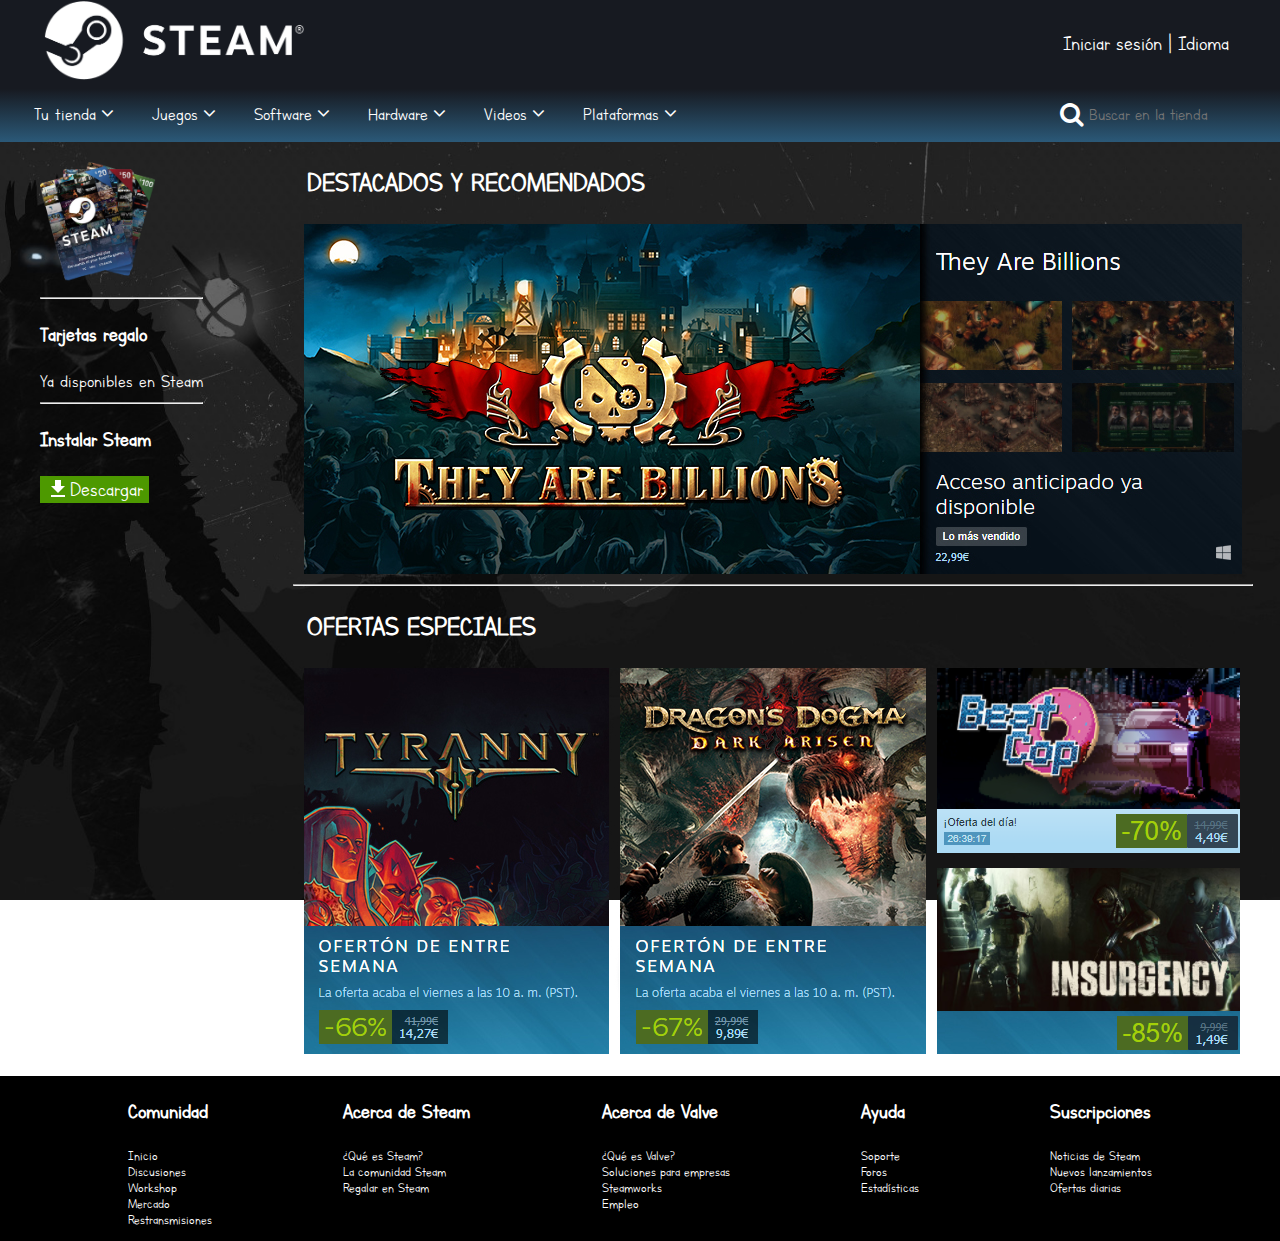
<file: index.html>
<!DOCTYPE html>
<html>

<head>
    <title>Steam</title>
    <meta charset="utf8">
    <link rel="icon" type="image/png" href="imagenes/favicon.png" />
    <link rel="stylesheet" href="navbar_techandall.css">
    <!-- Navigation CSS -->
    <link href="font-awesome/css/font-awesome.min.css" rel="stylesheet" type="text/css">
    <script src="jquery-3.2.1.min.js" type="text/javascript"></script>
	<script src="login.js" type="text/javascript"></script>
    <script type="text/javascript">//<![CDATA[
        $(function () {
            $('#slider div:gt(0)').hide();
            setInterval(function () {
                $('#slider div:first-child').fadeOut(0)
                    .next('div').fadeIn(1000)
                    .end().appendTo('#slider');
            }, 4000);
        });
        //]]></script>
    <script type="text/javascript">//<![CDATA[
        $(function () {
            $('#slider2 div:gt(0)').hide();
            setInterval(function () {
                $('#slider2 div:first-child').fadeOut(0)
                    .next('div').fadeIn(1000)
                    .end().appendTo('#slider2');
            }, 4000);
        });
        //]]></script>
</head>

<body>
    <div id="barraSup">
        <a  href="./index.html" ><img src="imagenes/header_logo.png" height="80"></a>
        <div id="botonesArriba">
            <p>
                <a id="inicio-sesion" href="#">Iniciar sesión</a>
                <a>|</a>
                <a href="#">Idioma</a>
            </p>
        </div>
    </div>

    <div>
        <label class="mobile_menu" for="mobile_menu">
            <span>Menu</span>
        </label>
        <input id="mobile_menu" type="checkbox">
        <ul class="nav">
            <!----- Full Drop Down Name ---->
            <li class="dropdown">
                <a href="#">Tu tienda</a>
                <!----- Full Drop Down Name Ends Here ---->

                <!----- Full Drop Down Contents  Starts Here---->

                <div class="fulldrop">
                    <div class="column">
                        <h2>Inicio</h2>
                        <ul>
                            <li>
                                <a href="#">Ir a la tienda</a>
                            </li>

                        </ul>
                    </div>

                    <div class="fulldrop">
                        <div class="column">
                            <h2>General</h2>
                            <ul>
                                <li>
                                    <a href="#">Ver etiquetas populares</a>
                                </li>
                                <li>
                                    <a href="#">Vistos recientemente</a>
                                </li>
                                <li>
                                    <a href="#">Mentores de Steam</a>
                                </li>
                                <li>
                                    <a href="#">Noticias</a>
                                </li>

                            </ul>
                        </div>

                        <div class="column">
                            <h2></h2>
                            <ul>
                                <li>
                                    <a href="#">Gaming</a>
                                </li>
                                <li>
                                    <a href="#">Acceso anticipado</a>
                                </li>
                                <li>
                                    <a href="#">Utilidades</a>
                                </li>
                            </ul>
                        </div>

                    </div>
            </li>
            <!----- Full Drop Down Contents  Ends  Here---->


            <!----- Full Drop Down Name ---->
            <li class="dropdown">
                <a href="#">Juegos</a>
                <!----- Full Drop Down Name Ends Here ---->

                <!----- Full Drop Down Contents  Starts Here---->

                <div class="fulldrop">
                    <div class="column">
                        <h2>General</h2>
                        <ul>
                            <li>
                                <a href="./freetoplay.html">Free to play</a>
                            </li>
                            <li>
                                <a href="#">Educación</a>
                            </li>
                            <li>
                                <a href="#">Demos</a>
                            </li>
                            <li>
                                <a href="#">Realidad virtual</a>
                            </li>
                        </ul>
                    </div>

                    <div class="column">
                        <h2>Géneros de juegos</h2>
                        <ul>
                            <li>
                                <a href="#">Acción</a>
                            </li>
                            <li>
                                <a href="#">Aventura</a>
                            </li>
                            <li>
                                <a href="#">Carreras</a>
                            </li>
                            <li>
                                <a href="#">Casual</a>
                            </li>
                        </ul>
                    </div>


                    <div class="column">
                        <h2></h2>
                        <ul>
                            <li>
                                <a href="#">Deportes</a>
                            </li>
                            <li>
                                <a href="#">Estrategia</a>
                            </li>
                            <li>
                                <a href="#">Indie</a>
                            </li>
                            <li>
                                <a href="#">Rol</a>
                            </li>
                        </ul>
                    </div>


                    <div class="column">
                        <h2></h2>
                        <ul>
                            <li>
                                <a href="#">Multijugador masivo</a>
                            </li>
                            <li>
                                <a href="#">Simuladores</a>
                            </li>

                        </ul>
                    </div>
                </div>
            </li>
            <!----- Full Drop Down Contents  Ends  Here---->


            <!----- Full Drop Down Name ---->
            <li class="dropdown">
                <a href="#">Software</a>
                <!----- Full Drop Down Name Ends Here ---->

                <!----- Full Drop Down Contents  Starts Here---->

                <div class="fulldrop">
                    <div class="column">
                        <h2>General</h2>
                        <ul>
                            <li>
                                <a href="#">Publicación web</a>
                            </li>
                            <li>
                                <a href="#">Animación y modelado</a>
                            </li>
                            <li>
                                <a href="#">Diseño e ilustración</a>
                            </li>
                            <li>
                                <a href="#">Video producción</a>
                            </li>
                        </ul>
                    </div>

                    <div class="column">
                        <h2></h2>
                        <ul>
                            <li>
                                <a href="#">Desarrollo de videojuegos</a>
                            </li>
                            <li>
                                <a href="#">Edición fotográfica</a>
                            </li>
                            <li>
                                <a href="#">Producción de audio</a>
                            </li>
                            <li>
                                <a href="#">Compatibilidad con Steam Controller</a>
                            </li>
                        </ul>
                    </div>
                </div>
            </li>
            <!----- Full Drop Down Contents  Ends  Here---->


            <!----- Full Drop Down Name ---->
            <li class="dropdown">
                <a href="#">Hardware</a>
                <!----- Full Drop Down Name Ends Here ---->

                <!----- Full Drop Down Contents  Starts Here---->

                <div class="fulldrop">
                    <div class="column">
                        <h2>General</h2>
                        <ul>
                            <li>
                                <a href="#">Steam Controller</a>
                            </li>
                            <li>
                                <a href="#">Steam Link</a>
                            </li>
                            <li>
                                <a href="#">Steam Machines</a>
                            </li>
                            <li>
                                <a href="#">HTC Vive</a>
                            </li>
                        </ul>
                    </div>
                </div>
            </li>
            <!----- Full Drop Down Contents  Ends  Here---->

            <!----- Full Drop Down Name ---->
            <li class="dropdown">
                <a href="#">Videos</a>
                <!----- Full Drop Down Name Ends Here ---->

                <!----- Full Drop Down Contents  Starts Here---->

                <div class="fulldrop">
                    <div class="column">
                        <h2>Explorar por género</h2>
                        <ul>
                            <li>
                                <a href="#">Acción</a>
                            </li>
                            <li>
                                <a href="#">Anime</a>
                            </li>
                            <li>
                                <a href="#">Humor</a>
                            </li>
                            <li>
                                <a href="#">Drama</a>
                            </li>
                            <li>
                                <a href="#">Terror</a>
                            </li>
                            <li>
                                <a href="#">Ciencia ficción</a>
                            </li>
                        </ul>
                    </div>

                    <div class="column">
                        <h2>Explorar por tipo</h2>
                        <ul>
                            <li>
                                <a href="#">Película</a>
                            </li>
                            <li>
                                <a href="#">Episodic</a>
                            </li>
                            <li>
                                <a href="#">Documental</a>
                            </li>
                            <li>
                                <a href="#">Gaming</a>
                            </li>
                            <li>
                                <a href="#">Tutorial</a>
                            </li>
                            <li>
                                <a href="#">Corto</a>
                            </li>
                        </ul>
                    </div>

                    <div class="column">
                        <h2>Realidad virtual</h2>
                        <ul>
                            <li>
                                <a href="#">Realidad virtual</a>
                            </li>

                        </ul>
                    </div>
                </div>
            </li>
            <!----- Full Drop Down Contents  Ends  Here---->

            <!----- Full Drop Down Name ---->
            <li class="dropdown">
                <a href="#">Plataformas</a>
                <!----- Full Drop Down Name Ends Here ---->

                <!----- Full Drop Down Contents  Starts Here---->

                <div class="fulldrop">
                    <div class="column">
                        <h2>General</h2>
                        <ul>
                            <li>
                                <a href="#">SteamOS + Linux</a>
                            </li>
                            <li>
                                <a href="#">MacOS</a>
                            </li>

                        </ul>
                    </div>
                </div>
            </li>
            <!----- Full Drop Down Contents  Ends  Here---->


            <!----- Search Form Starts---->
            <li class="search">
                <form action="Search.php">
                    <i class="icon-search icon-large"></i>
                    <input type="text" placeholder="Buscar en la tienda">
                </form>
            </li>
            <!----- Search Form Ends ---->

        </ul>

        </div>
        <!--CUERPO DE LA PAGINA -->
        <div id="cuerpo">

            <div id="panelIz">
                <ul id = "listaLateral">
                    <li>
                        <img src = "imagenes/tarjetas.png" height="120">
                        <hr>
                        <h3>Tarjetas regalo</h3>
                        <a href ="" id = "disponibles">Ya disponibles en Steam</a>
                    </li>
                    <li>
                        <hr>
                        <h3>Instalar Steam</h3>
                        <button type="button" class="boton-verde">
                            <div id = "divBtn">
                                <img src="imagenes/ic_get_app_white_24dp_1x.png">Descargar
                            </div>
                        </button>

                    </li>
                </ul>
            </div>

            <div id="panelDer">
                <div id="destacados" class="container">
                    <h2>DESTACADOS Y RECOMENDADOS</h2>
                    <div id="slider">
                        <div>
                            <img src="imagenes/billions.jpg" />
                        </div>
                        <div>
                            <img src="imagenes/counter.jpg" />
                        </div>
                        <div>
                            <img src="imagenes/darkwood.jpg" />
                        </div>
                        <div>
                            <img src="imagenes/gta.jpg" />
                        </div>
                    </div>
                </div>
                <hr>
                <div id="destacados" class="container">
                    <h2>OFERTAS ESPECIALES</h2>
                    <div id="slider2">
                        <div>
                            <img src="imagenes/oferta1.png" />
                        </div>
                        <div>
                            <img src="imagenes/oferta2.png" />
                        </div>
                    </div>
                </div>
            </div>

        </div>


        <!-- FOOTER -->
        <div id="footer">
            <div id="columna">
                <h3>Comunidad</h3>
                <a href="#">Inicio</a>
                <a href="#">Discusiones</a>
                <a href="#">Workshop</a>
                <a href="#">Mercado</a>
                <a href="#">Restransmisiones</a>
            </div>
            <div id="columna">
                <h3>Acerca de Steam</h3>
                <a href="#">¿Qué es Steam?</a>
                <a href="#">La comunidad Steam</a>
                <a href="#">Regalar en Steam</a>
            </div>
            <div id="columna">
                <h3>Acerca de Valve</h3>
                <a href="#">¿Qué es Valve?</a>
                <a href="#">Soluciones para empresas</a>
                <a href="#">Steamworks</a>
                <a href="#">Empleo</a>
            </div>
            <div id="columna">
                <h3>Ayuda</h3>
                <a href="#">Soporte</a>
                <a href="#">Foros</a>
                <a href="#">Estadísticas</a>
            </div>
            <div id="columna">
                <h3>Suscripciones</h3>
                <a href="#">Noticias de Steam</a>
                <a href="#">Nuevos lanzamientos</a>
                <a href="#">Ofertas diarias</a>
            </div>
        </div>
		<div id="panel-form" style="display: none;">
		</div>
    <div id="form-inicio-sesion" style="display:none;">
      <form action="#" method="POST">
        <ul>
          <li>
             <div class="izq">
               <span>Email:</span>
             </div>
             <div class="der">
               <input type="text" name="email">
             </div>
           </li>
           <li>
             <div class="izq">
               <span>Contraseña:</span>
             </div>
             <div class="der">
               <input type="password" name="password">
             </div>
           </li>
           <li class="iniciar">
              <button class="boton">Conectar</button>
           </li>
        </ul>
      </form>
    </div>
</body>

</html>

</html>
</file>
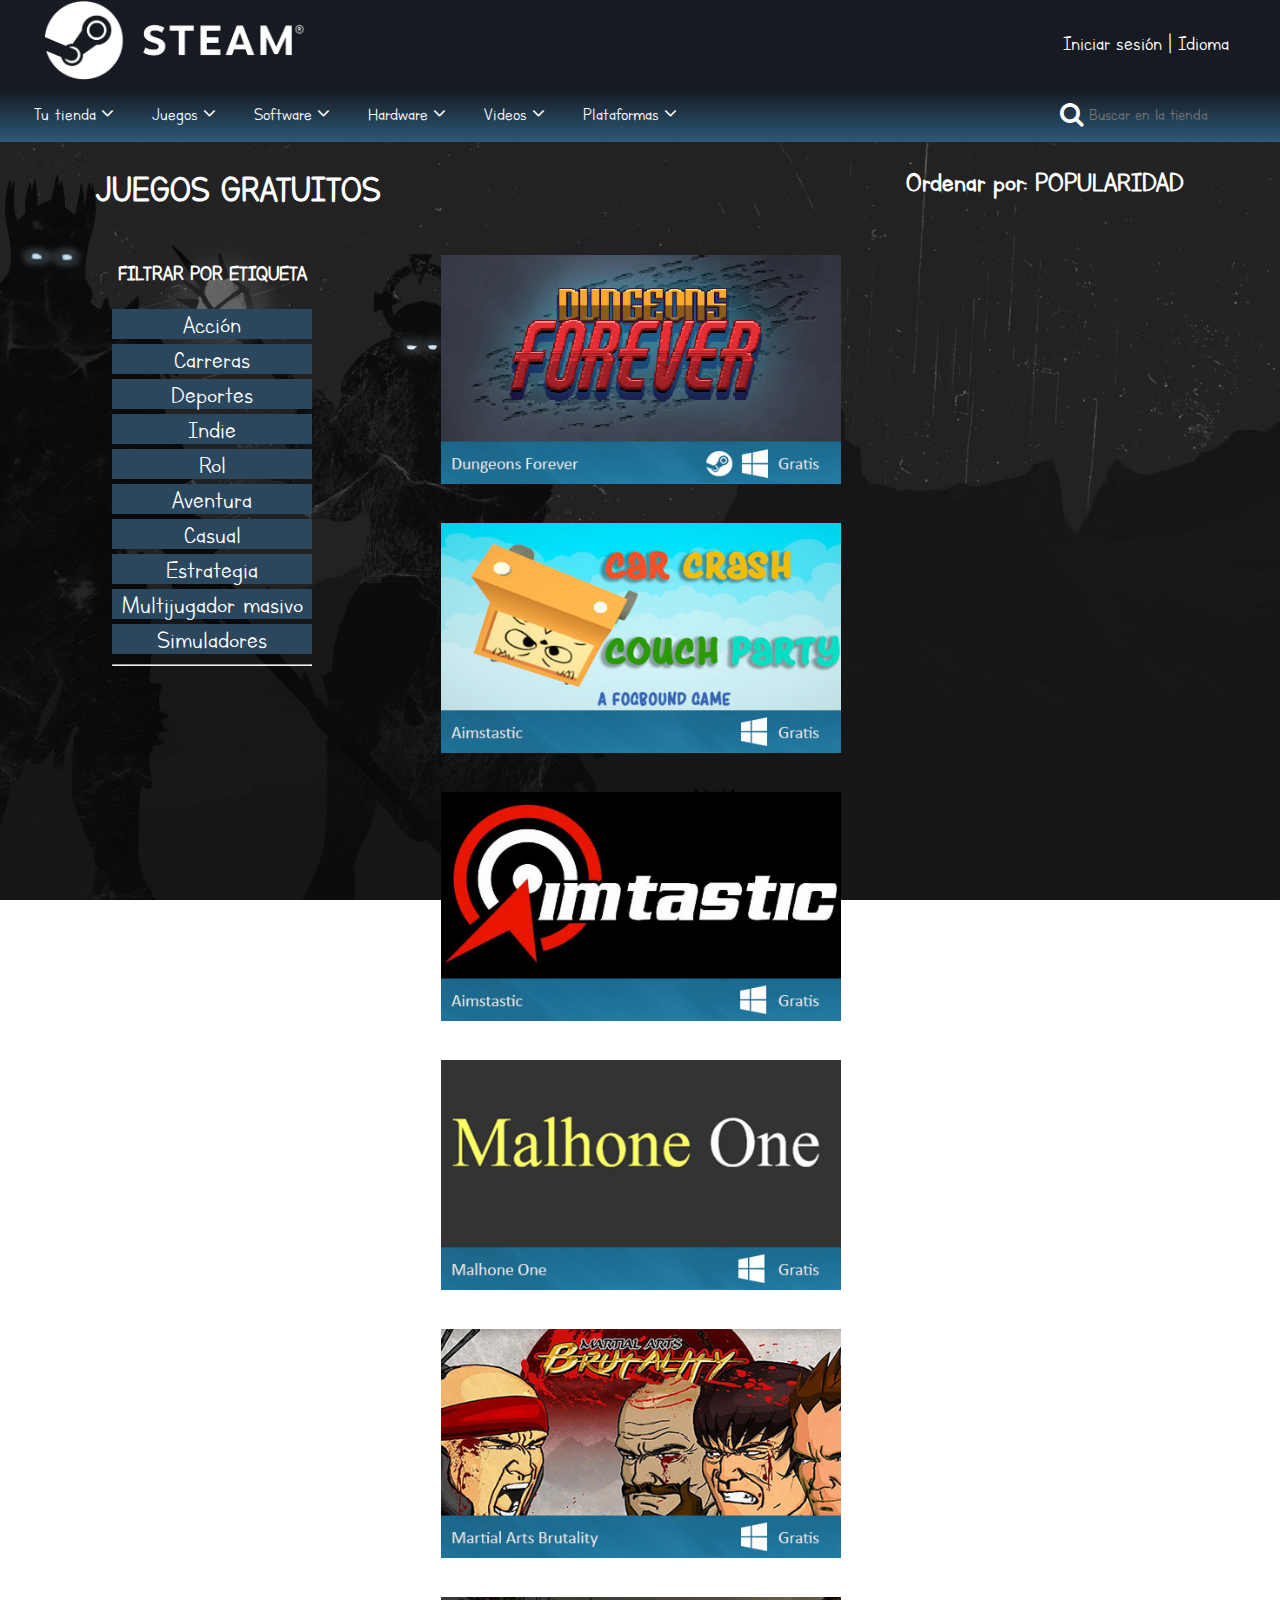
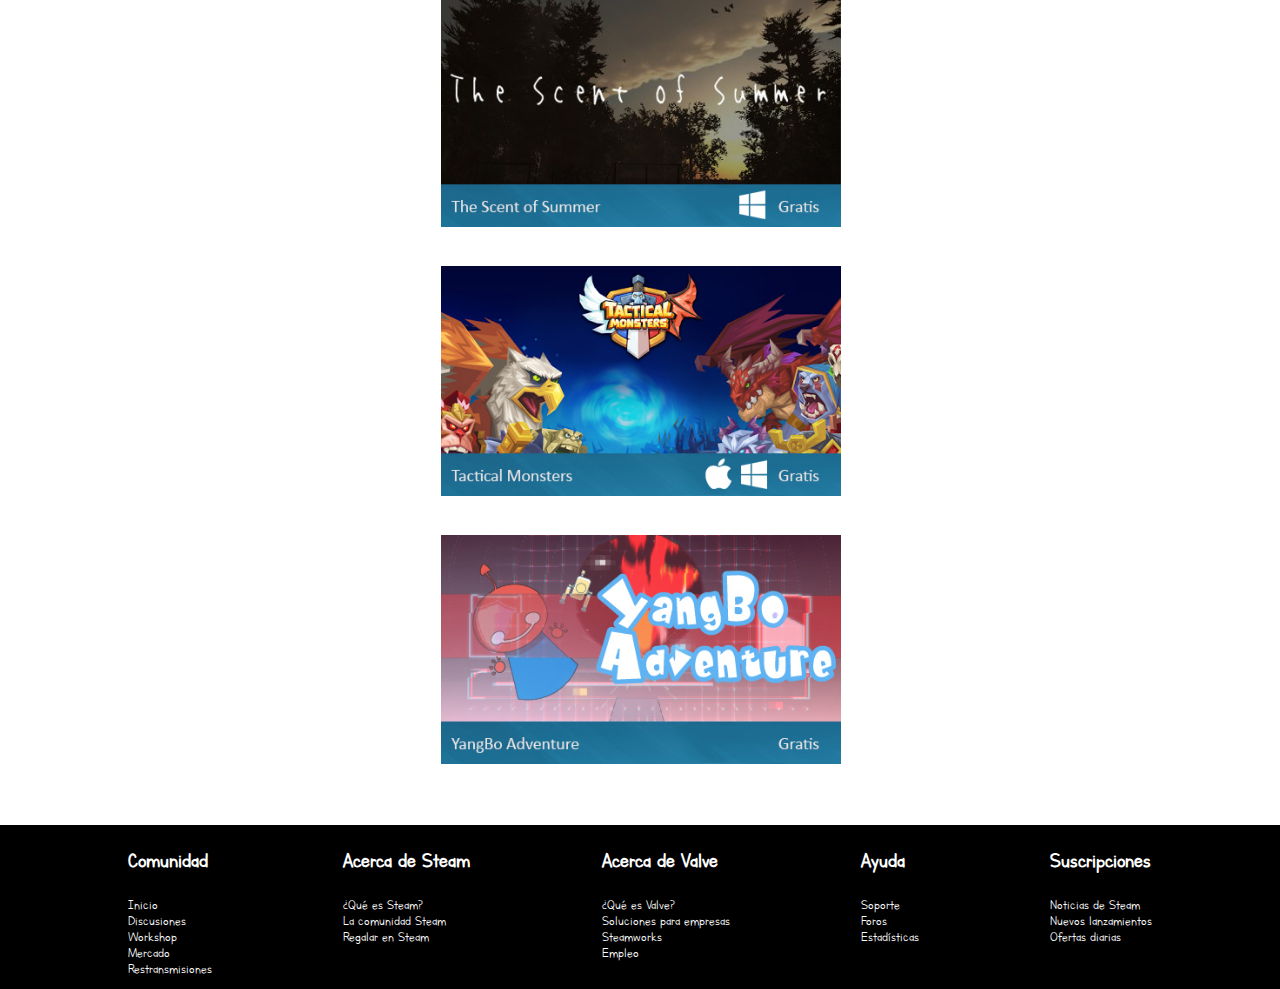
<file: freetoplay.html>
<!DOCTYPE html>
<html>

<head>
    <title>Steam - Free to play</title>
    <meta charset="utf8">
    <link rel="icon" type="image/png" href="imagenes/favicon.png" />
    <link rel="stylesheet" href="navbar_techandall.css">
    <!-- Navigation CSS -->
    <link href="font-awesome/css/font-awesome.min.css" rel="stylesheet" type="text/css">
    <script src="jquery-3.2.1.min.js" type="text/javascript"></script>
    <script type="text/javascript">//<![CDATA[
        $(function () {
            $('#slider div:gt(0)').hide();
            setInterval(function () {
                $('#slider div:first-child').fadeOut(0)
                    .next('div').fadeIn(1000)
                    .end().appendTo('#slider');
            }, 4000);
        });
        //]]></script>
    <script type="text/javascript">//<![CDATA[
        $(function () {
            $('#slider2 div:gt(0)').hide();
            setInterval(function () {
                $('#slider2 div:first-child').fadeOut(0)
                    .next('div').fadeIn(1000)
                    .end().appendTo('#slider2');
            }, 4000);
        });
        //]]></script>
</head>

<body>
    <div id="barraSup">
        <a  href="./index.html" ><img src="imagenes/header_logo.png" height="80"></a>
        <div id="botonesArriba">
            <p>
                <a id="inicio-sesion" href="#">Iniciar sesión</a>
                <a>|</a>
                <a href="#">Idioma</a>
            </p>
        </div>
    </div>

    <div>
        <label class="mobile_menu" for="mobile_menu">
            <span>Menu</span>
        </label>
        <input id="mobile_menu" type="checkbox">
        <ul class="nav">
            <!----- Full Drop Down Name ---->
            <li class="dropdown">
                <a href="#">Tu tienda</a>
                <!----- Full Drop Down Name Ends Here ---->

                <!----- Full Drop Down Contents  Starts Here---->

                <div class="fulldrop">
                    <div class="column">
                        <h2>Inicio</h2>
                        <ul>
                            <li>
                                <a href="#">Ir a la tienda</a>
                            </li>

                        </ul>
                    </div>

                    <div class="fulldrop">
                        <div class="column">
                            <h2>General</h2>
                            <ul>
                                <li>
                                    <a href="#">Ver etiquetas populares</a>
                                </li>
                                <li>
                                    <a href="#">Vistos recientemente</a>
                                </li>
                                <li>
                                    <a href="#">Mentores de Steam</a>
                                </li>
                                <li>
                                    <a href="#">Noticias</a>
                                </li>

                            </ul>
                        </div>

                        <div class="column">
                            <h2></h2>
                            <ul>
                                <li>
                                    <a href="#">Gaming</a>
                                </li>
                                <li>
                                    <a href="#">Acceso anticipado</a>
                                </li>
                                <li>
                                    <a href="#">Utilidades</a>
                                </li>
                            </ul>
                        </div>

                    </div>
            </li>
            <!----- Full Drop Down Contents  Ends  Here---->


            <!----- Full Drop Down Name ---->
            <li class="dropdown">
                <a href="#">Juegos</a>
                <!----- Full Drop Down Name Ends Here ---->

                <!----- Full Drop Down Contents  Starts Here---->

                <div class="fulldrop">
                    <div class="column">
                        <h2>General</h2>
                        <ul>
                            <li>
                                <a href="#">Free to play</a>
                            </li>
                            <li>
                                <a href="#">Educación</a>
                            </li>
                            <li>
                                <a href="#">Demos</a>
                            </li>
                            <li>
                                <a href="#">Realidad virtual</a>
                            </li>
                        </ul>
                    </div>

                    <div class="column">
                        <h2>Géneros de juegos</h2>
                        <ul>
                            <li>
                                <a href="#">Acción</a>
                            </li>
                            <li>
                                <a href="#">Aventura</a>
                            </li>
                            <li>
                                <a href="#">Carreras</a>
                            </li>
                            <li>
                                <a href="#">Casual</a>
                            </li>
                        </ul>
                    </div>


                    <div class="column">
                        <h2></h2>
                        <ul>
                            <li>
                                <a href="#">Deportes</a>
                            </li>
                            <li>
                                <a href="#">Estrategia</a>
                            </li>
                            <li>
                                <a href="#">Indie</a>
                            </li>
                            <li>
                                <a href="#">Rol</a>
                            </li>
                        </ul>
                    </div>


                    <div class="column">
                        <h2></h2>
                        <ul>
                            <li>
                                <a href="#">Multijugador masivo</a>
                            </li>
                            <li>
                                <a href="#">Simuladores</a>
                            </li>

                        </ul>
                    </div>
                </div>
            </li>
            <!----- Full Drop Down Contents  Ends  Here---->


            <!----- Full Drop Down Name ---->
            <li class="dropdown">
                <a href="#">Software</a>
                <!----- Full Drop Down Name Ends Here ---->

                <!----- Full Drop Down Contents  Starts Here---->

                <div class="fulldrop">
                    <div class="column">
                        <h2>General</h2>
                        <ul>
                            <li>
                                <a href="#">Publicación web</a>
                            </li>
                            <li>
                                <a href="#">Animación y modelado</a>
                            </li>
                            <li>
                                <a href="#">Diseño e ilustración</a>
                            </li>
                            <li>
                                <a href="#">Video producción</a>
                            </li>
                        </ul>
                    </div>

                    <div class="column">
                        <h2></h2>
                        <ul>
                            <li>
                                <a href="#">Desarrollo de videojuegos</a>
                            </li>
                            <li>
                                <a href="#">Edición fotográfica</a>
                            </li>
                            <li>
                                <a href="#">Producción de audio</a>
                            </li>
                            <li>
                                <a href="#">Compatibilidad con Steam Controller</a>
                            </li>
                        </ul>
                    </div>
                </div>
            </li>
            <!----- Full Drop Down Contents  Ends  Here---->


            <!----- Full Drop Down Name ---->
            <li class="dropdown">
                <a href="#">Hardware</a>
                <!----- Full Drop Down Name Ends Here ---->

                <!----- Full Drop Down Contents  Starts Here---->

                <div class="fulldrop">
                    <div class="column">
                        <h2>General</h2>
                        <ul>
                            <li>
                                <a href="#">Steam Controller</a>
                            </li>
                            <li>
                                <a href="#">Steam Link</a>
                            </li>
                            <li>
                                <a href="#">Steam Machines</a>
                            </li>
                            <li>
                                <a href="#">HTC Vive</a>
                            </li>
                        </ul>
                    </div>
                </div>
            </li>
            <!----- Full Drop Down Contents  Ends  Here---->

            <!----- Full Drop Down Name ---->
            <li class="dropdown">
                <a href="#">Videos</a>
                <!----- Full Drop Down Name Ends Here ---->

                <!----- Full Drop Down Contents  Starts Here---->

                <div class="fulldrop">
                    <div class="column">
                        <h2>Explorar por género</h2>
                        <ul>
                            <li>
                                <a href="#">Acción</a>
                            </li>
                            <li>
                                <a href="#">Anime</a>
                            </li>
                            <li>
                                <a href="#">Humor</a>
                            </li>
                            <li>
                                <a href="#">Drama</a>
                            </li>
                            <li>
                                <a href="#">Terror</a>
                            </li>
                            <li>
                                <a href="#">Ciencia ficción</a>
                            </li>
                        </ul>
                    </div>

                    <div class="column">
                        <h2>Explorar por tipo</h2>
                        <ul>
                            <li>
                                <a href="#">Película</a>
                            </li>
                            <li>
                                <a href="#">Episodic</a>
                            </li>
                            <li>
                                <a href="#">Documental</a>
                            </li>
                            <li>
                                <a href="#">Gaming</a>
                            </li>
                            <li>
                                <a href="#">Tutorial</a>
                            </li>
                            <li>
                                <a href="#">Corto</a>
                            </li>
                        </ul>
                    </div>

                    <div class="column">
                        <h2>Realidad virtual</h2>
                        <ul>
                            <li>
                                <a href="#">Realidad virtual</a>
                            </li>

                        </ul>
                    </div>
                </div>
            </li>
            <!----- Full Drop Down Contents  Ends  Here---->

            <!----- Full Drop Down Name ---->
            <li class="dropdown">
                <a href="#">Plataformas</a>
                <!----- Full Drop Down Name Ends Here ---->

                <!----- Full Drop Down Contents  Starts Here---->

                <div class="fulldrop">
                    <div class="column">
                        <h2>General</h2>
                        <ul>
                            <li>
                                <a href="#">SteamOS + Linux</a>
                            </li>
                            <li>
                                <a href="#">MacOS</a>
                            </li>

                        </ul>
                    </div>
                </div>
            </li>
            <!----- Full Drop Down Contents  Ends  Here---->


            <!----- Search Form Starts---->
            <li class="search">
                <form action="Search.php">
                    <i class="icon-search icon-large"></i>
                    <input type="text" placeholder="Buscar en la tienda">
                </form>
            </li>
            <!----- Search Form Ends ---->

        </ul>

        </div>
        <!--CUERPO DE LA PAGINA -->
        <div id="freeArriba">
            <h1>JUEGOS GRATUITOS</h1>
            <h2>Ordenar por: POPULARIDAD</h2>
        </div>
        <div id="cuerpoFree">
            <div id="lateralFree">
                    <h3>FILTRAR POR ETIQUETA</h3>
                <div>
                    <button type="button" class="boton-azul" style="width:200px; height:30px">Acción</button>
                    <button type="button" class="boton-azul" style="width:200px; height:30px">Carreras</button>
                    <button type="button" class="boton-azul" style="width:200px; height:30px">Deportes</button>
                    <button type="button" class="boton-azul" style="width:200px; height:30px">Indie</button>
                    <button type="button" class="boton-azul" style="width:200px; height:30px">Rol</button>
                    <button type="button" class="boton-azul" style="width:200px; height:30px">Aventura</button>
                    <button type="button" class="boton-azul" style="width:200px; height:30px">Casual</button>
                    <button type="button" class="boton-azul" style="width:200px; height:30px">Estrategia</button>
                    <button type="button" class="boton-azul" style="width:200px; height:30px">Multijugador masivo</button>
                    <button type="button" class="boton-azul" style="width:200px; height:30px">Simuladores</button>
                    <hr> 
                </div>
            </div>
            <div>
                <img class="juego" src="imagenes/dungeons.jpg" width=400px>
                <img class="juego" src="imagenes/car.jpg" width=400px>
                <img class="juego" src="imagenes/aimtastic.jpg" width=400px>
                <img class="juego" src="imagenes/malhone.jpg" width=400px>
                <img class="juego" src="imagenes/martial.jpg" width=400px>
                <img class="juego" src="imagenes/scent.jpg" width=400px>
                <img class="juego" src="imagenes/tactical.jpg" width=400px>
                <img class="juego" src="imagenes/yangbo.jpg" width=400px>
                <div id="siguiente">
                    <a href="#">< Anterior</a>
                    <a href="#">Siguiente ></a>
                </div>
            </div>
        </div>

        <!-- FOOTER -->
        <div id="footer">
            <div id="columna">
                <h3>Comunidad</h3>
                <a href="#">Inicio</a>
                <a href="#">Discusiones</a>
                <a href="#">Workshop</a>
                <a href="#">Mercado</a>
                <a href="#">Restransmisiones</a>
            </div>
            <div id="columna">
                <h3>Acerca de Steam</h3>
                <a href="#">¿Qué es Steam?</a>
                <a href="#">La comunidad Steam</a>
                <a href="#">Regalar en Steam</a>
            </div>
            <div id="columna">
                <h3>Acerca de Valve</h3>
                <a href="#">¿Qué es Valve?</a>
                <a href="#">Soluciones para empresas</a>
                <a href="#">Steamworks</a>
                <a href="#">Empleo</a>
            </div>
            <div id="columna">
                <h3>Ayuda</h3>
                <a href="#">Soporte</a>
                <a href="#">Foros</a>
                <a href="#">Estadísticas</a>
            </div>
            <div id="columna">
                <h3>Suscripciones</h3>
                <a href="#">Noticias de Steam</a>
                <a href="#">Nuevos lanzamientos</a>
                <a href="#">Ofertas diarias</a>
            </div>
        </div>
</body>

</html>

</html>
</file>
<file: navbar_techandall.css>
/* Basic Style */
@font-face{
    font-family: "Letters_for_Learners";
    src: url(fonts/letters/Letters_for_Learners.ttf) format("truetype");
}

body {
	font-family: "Letters_for_Learners";
	font-size: 20px;
	color: white;
	position: relative;
	padding:0;
	margin: 0;
	background-image: url("imagenes/body_background.jpg");
	background-repeat: no-repeat;
	background-position: center center;
	background-attachment: fixed;
	background-size: cover;
	-moz-background-size: cover;
}

#slider {
	position: relative;
	overflow: hidden;
	width: 938px;
	height: 350px;
	margin: 0 auto;
	padding: 0;
}

#slider2 {
	position: relative;
	overflow: hidden;
	width: 938px;
	height: 386px;
	margin: 0 auto;
	padding: 0;
}
#divBtn{
	display:flex;
	align-items:center;
}
button:hover{
	background: #69cd04;
}
.boton-verde{
	font-family: "Letters_for_Learners";
	display: block;
	align-items:center;
    font-size:23px;
    color:white;
	background:#4d9900;
	border: #4d9900;
}

.boton-azul{
	font-family: "Letters_for_Learners";
	display: block;
	align-items:center;
    font-size:28px;
    color:white;
	background:#2b475e;
	border: #2b475e;
	margin-bottom: 5px;
	transition: opacity 0.3s ease, transform 0.3s ease;
}

.boton-azul:hover{
	transform: scale(1.1);
}

#lateralFree{
	padding-left: 7rem;
	padding-right: 7rem;
	display:flex;
	flex-direction: column;
	align-items:center;
	flex: 0 0 auto;
	position: relative;

}
.juego{
	padding: 17px;
	transition: opacity 0.3s ease, transform 0.3s ease;

}

.juego:hover{
	transform: scale(1.1);

}



#disponibles{
	font-size: 20px;

}

a:hover{
	color: #227ea5;
}


.boton-azul:hover{
	background: #2589b3;
}

#botonesArriba{
	margin-right:4%;
}



#barraSup{
	display: flex;
	justify-content: space-between;
	align-items: center;
	background: #171a21;
}

#siguiente{
	display:flex;
	justify-content: space-around;
	
}
#siguiente a{
	font-size: 25px;
}
#barraSup a{
	font-size: 23px;
}
#listaLateral{
	list-style:none;
}
#cuerpo {
	display: flex;
	flex-direction: row;
	margin-bottom: 1%;
}
#cuerpoFree{
	display: flex;
	flex-direction: row;
	justify-content: space-around;
	margin-bottom: 1%;
}


#freeArriba{
	display: flex;
	flex-direction: row;
	justify-content: space-between;
	margin-left: 7.5%;
	margin-right: 7.5%;

}




#panelIz{
	margin-right: 7%;
}
#footer{
	display: flex;
	justify-content: space-between;
	align-items: top;
	/*background: #171a21;*/
	background: black;
	padding-left: 10%;
	padding-right: 10%;
	padding-bottom:1%;
}

a{
	font-size:15px;
    text-decoration: none;
    color:white;
}



#footer h3{
	color:white;
}

#columna{
	display:flex;
	flex-direction: column;
}
.container {
	width:960px;
	margin: 0 auto;
	padding: 0 px 0;
}

a{
	color:white;
}

label.mobile_menu span {
	margin-left: 10px;
	color: white;
	display: none;
}

.nav {
	font-family: "Letters_for_Learners";
	/*font-weight: 400; /* 400 thinner */
	line-height: 15px;
	position: relative;
	padding: 0 0 0 4px; /* Fix for inline-block spacing*/
	padding-right: 20px;
	padding-left: 20px;
	margin: 0;
    background-image: linear-gradient(#171A21, #171A21 5%, #2B5978);
}

.nav a{
	font-size: 20px;
}

.nav h3{
	font-size: 20px;
}
.nav a, .nav a:link, .nav a:visited, .nav a:hover, .nav a:focus, span {
	color: #fff;
	text-decoration: none;
}



.nav > li {
	font-size: 15px;
	display: inline-block;
	text-align: center;
	margin-left: -4px; /* For the inline-block spacing */
}



.nav > li > a {
	padding:20px 18px;
	display: block;
}

.nav > li:hover > a{
	color: #fff;
}

.nav > li:hover {
	background-image: linear-gradient(#171A21, #171A21 40%, #2B5978);
}



.nav > li > ul {
	opacity: 0;
	visibility: hidden;
	position: absolute;
	list-style: none;
	top:53px;
	background-color: #2b5978;
	width: 200px;
	text-align: left;
	margin-top:30px;
	padding: 0px;
	z-index: 99;
}


.nav > li:hover > ul {
	opacity: 1;
	visibility: visible;
	margin-top: 0px;
}


.nav li > ul li {
	font-size: 16 px;
	position: relative;
	display: block;
	padding: 15px 10px;
}

.nav > li > ul  li:hover {
	background-color: #2b5978;
}

.nav ul  li:hover > a {
	color: white;
}

.nav > li > ul li ul li:hover {
	background-color: #2b5978;
}input#mobile_menu { display: none; }

.nav > li > ul li ul li ul {
	background-color: #2b5978;
}

.nav > li > ul li ul li ul li:hover {
	background-color: #2b5978;
}



.nav > li > .fulldrop {
	opacity: 0;
	visibility: hidden;
	position: absolute;
	list-style: none;
	top:53px;
	left: 0px;
	background-color: #2b5978;
	width: 100%;
	min-height: 100px;
	text-align: left;
	margin-top:30px;
	padding: 0;
	z-index: 99;
	overflow: hidden;
}


.nav > li:hover .fulldrop {
	opacity: 1;
	visibility: visible;
	margin-top: 0px;
}

.nav ul li:hover:after {
	color: white;
}

.nav > li:hover .coldrop {
	opacity: 1;
	visibility: visible;
	margin-top: 0px;
}

.nav .coldrop .column {width: 130px;margin:0 9px;}



.nav .column {
	width: 14.1%;
	float: left;
	color:white;
	margin: 0 0 0 2.2%;
}

.nav .column ul {
	padding: 0;
	margin: 0;
}

.nav .column ul li {
	padding: 0;
	list-style: none;
	font-size: 11px;
}

.nav .column h3 {
	font-size: 14px;
	padding: 14px 0;
	font-weight: 400;
	margin: 5px 0 5px 0;
}

.nav .column ul li a {
	display: block;
	padding: 0 0 15px 0;
}


.column ul li :hover{
	font-size: 25px;
}

/* Arrows */
.nav > li.dropdown > a:after {
	 content: " \f107";
	 font-family: FontAwesome;
	 color: #fff;
}

.nav ul li.dropdown:after {

  position: absolute;
  left: 170px;
  font-family: FontAwesome;
  display: inline-block;
  color: #fff;
  margin-left: 10px;
  margin-top: 2px;
}


.nav > li.search {

	border:none;
	-webkit-box-shadow:  none;
    box-shadow:  none;
    float: right;
    padding: 11px 6px;
    position: relative;
}

.nav > li.search:hover {
	background-color: transparent;
}


.nav > li  input {
	font-family: "Letters_for_Learners";
	padding: 7px 6px 6px 38px;
	margin: 0 5px;
	color:white;
	font-size: 19px;
	border:none;
	background: none;

}

.nav > li  input:focus {
	outline: none;
	border-color: white;
}

.nav > li.search i {
	position: absolute;
	left: 20px;
	top:20px;
	color: white;
	font-size: 19px;
}

#destacados{
	margin-bottom: 1%;
}
#destacados h2{
	margin-left: 1.5%;
}

.list-content{
	float: right;
}

#panel-form{
  position: absolute;
  left: 0px;
  top: 0px;
  width: 100%;
  height: 100%;
  background-color: black;
  opacity: 0.7;
  z-index: 0;
}

.izq{
  display: flex;
  width: 15%;
  height: 20px;
  margin-right: 20px;
  justify-content: flex-end;
  font-size: 25px;
}

.der{
  flex-grow: 2;
  margin-right: 40px;
}

.der input{
  width: 100%;
  border-radius: 5px;
}

.iniciar{
  display:flex;
  justify-content: center;
  margin-top: 45px;
}

.boton{
  font-family: "Letters_for_Learners";
  font-size: 30px;
  margin-top: 15px;
  background: none;
  border: solid 1px;
  border-color: white;
  border-radius: 5px;
  color: white;
}

#form-inicio-sesion{
  position: absolute;
  left: 35%;
  top: 30%;
  z-index: 1;
  background-color: #171a21;
  width: 700px;
  height: 200px;
}

#form-inicio-sesion ul li{
  list-style: none;
  margin-top: 10px;
  display: flex;
}

#form-inicio-sesion form{
  margin-top: 50px;
}
</file>
